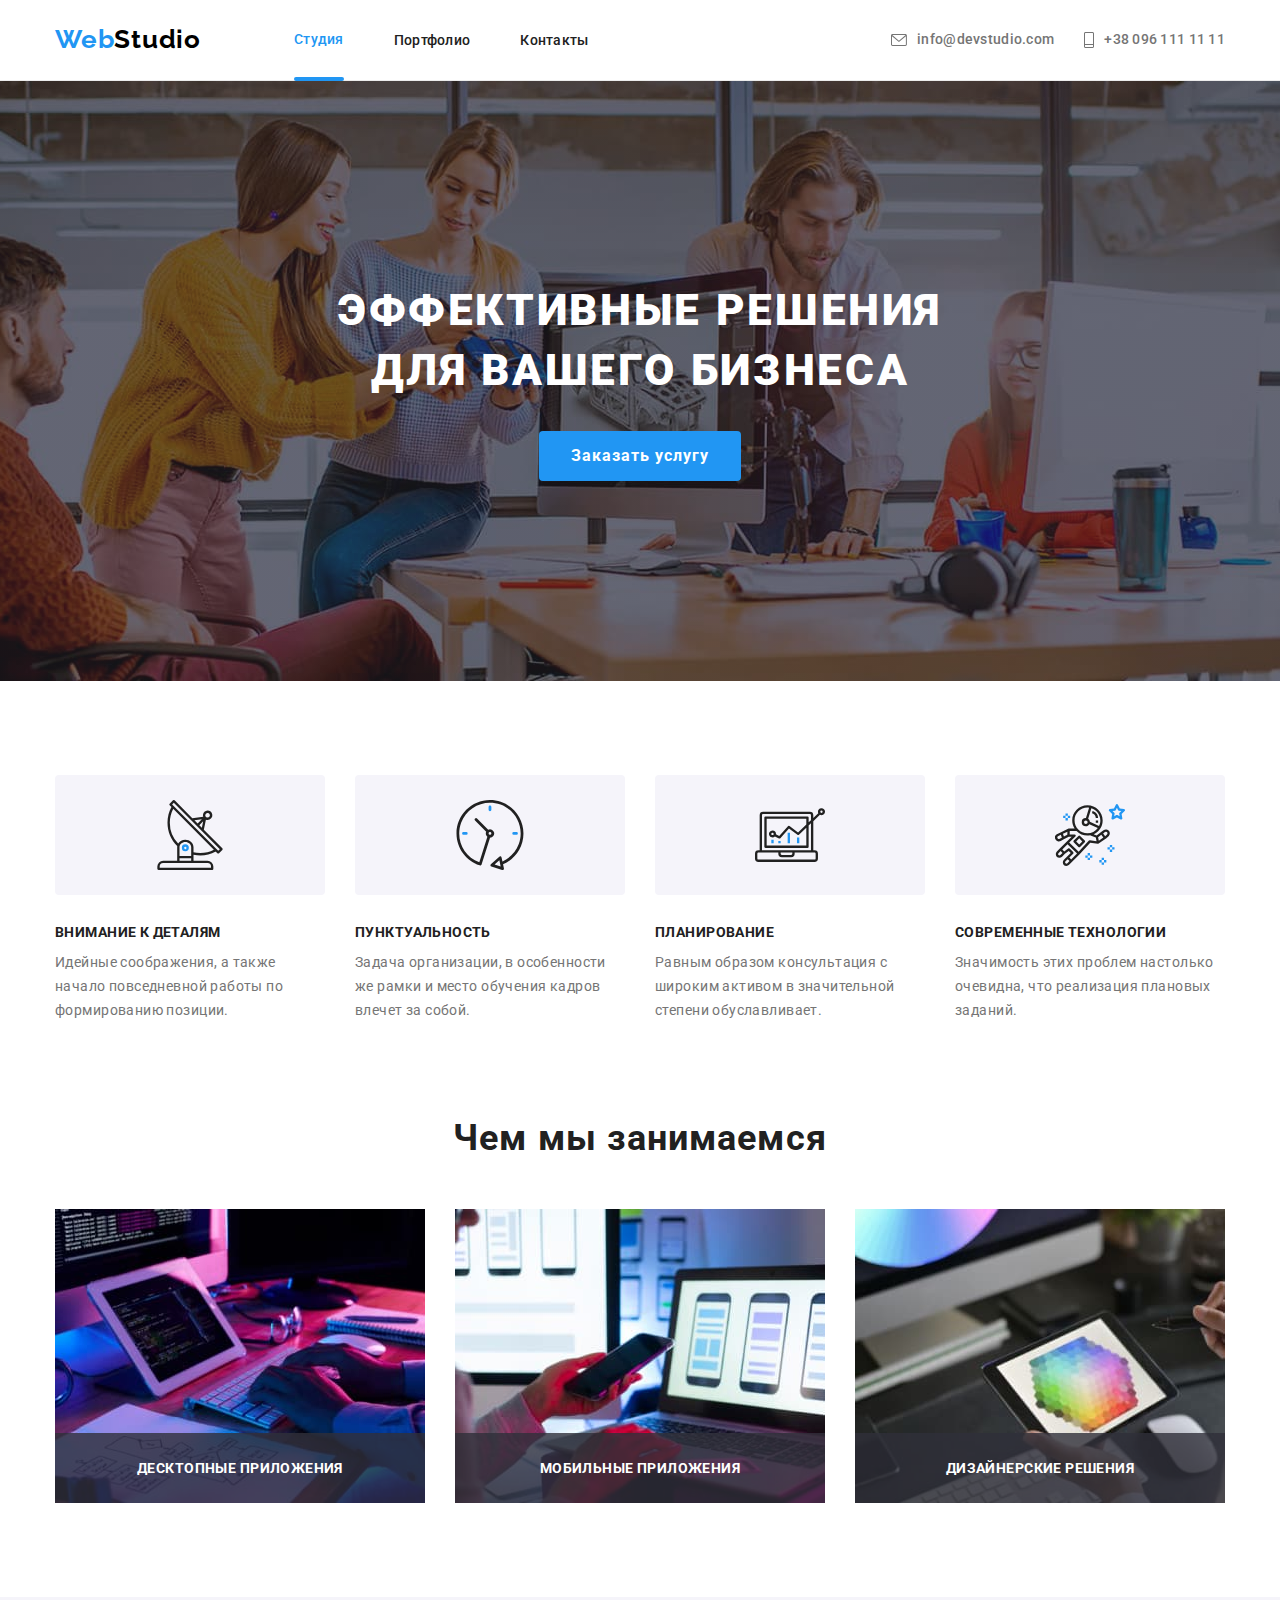
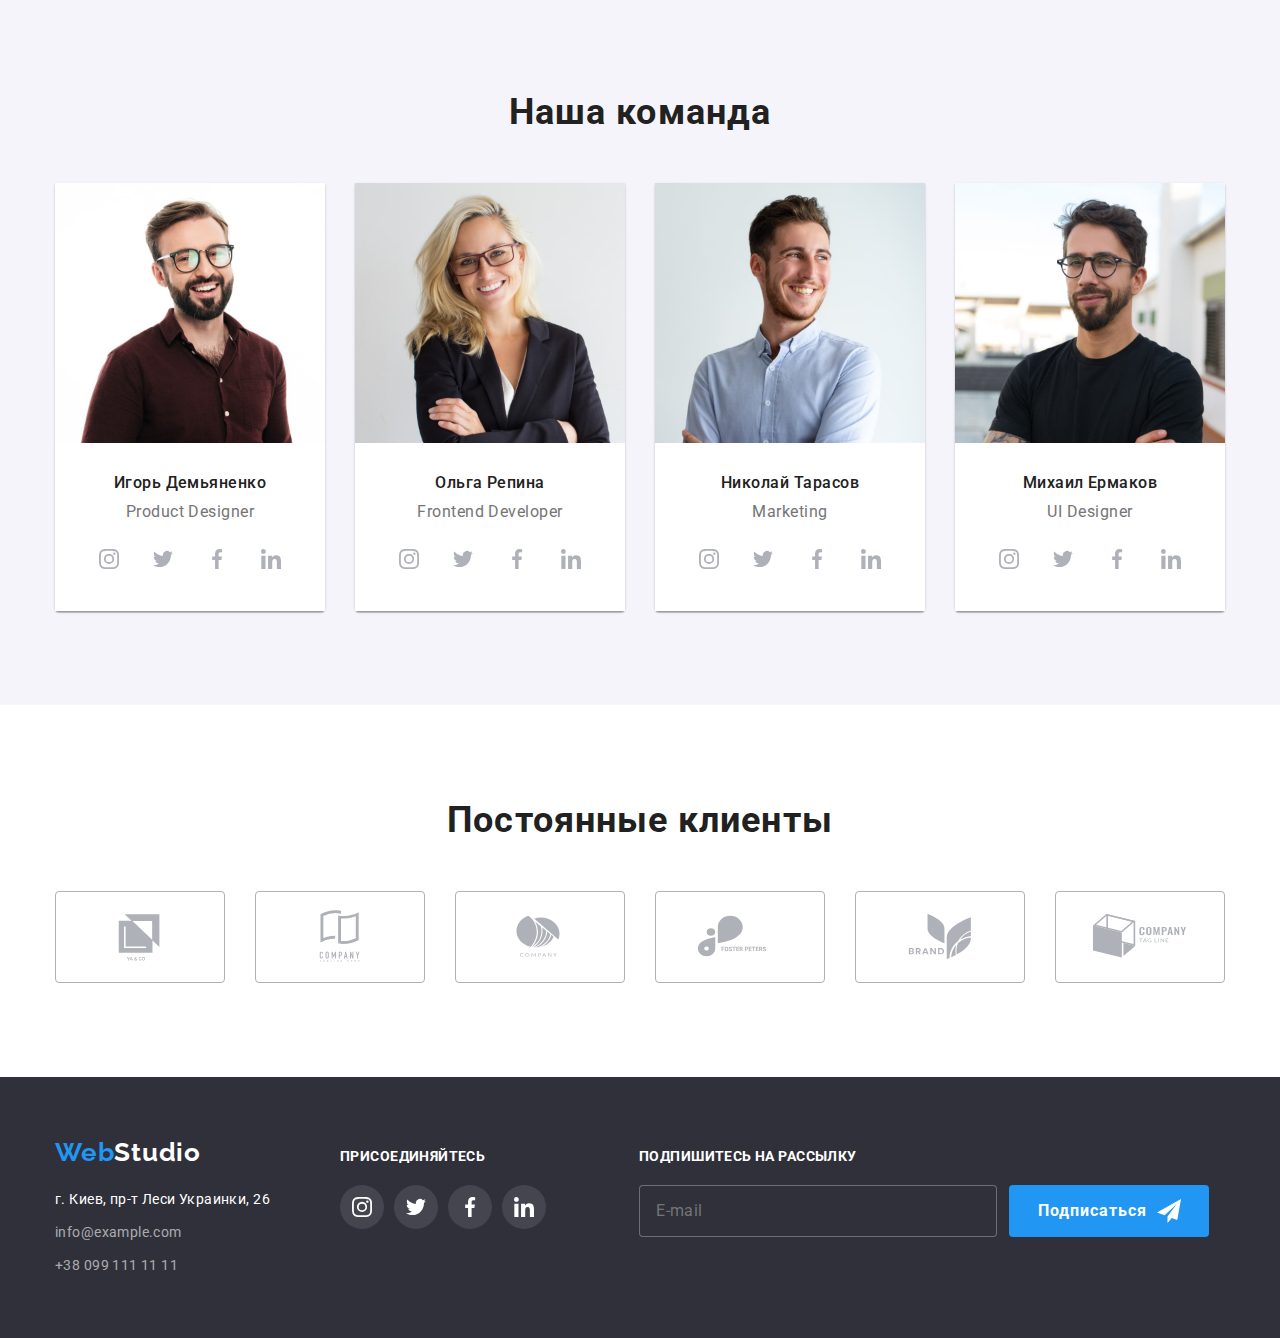
<file: index.html>
<!DOCTYPE html>
<html lang="ru">
  <head>
    <meta charset="UTF-8" />
    <meta http-equiv="X-UA-Compatible" content="IE=edge" />
    <meta name="viewport" content="width=device-width, initial-scale=1.0" />
    <title>Web Studio</title>
    <link rel="preconnect" href="https://fonts.gstatic.com" />
    <link
      href="https://fonts.googleapis.com/css2?family=Raleway:wght@700&family=Roboto:wght@400;500;700;900&display=swap"
      rel="stylesheet"
    />
    <link rel="stylesheet" href="https://cdnjs.cloudflare.com/ajax/libs/modern-normalize/1.0.0/modern-normalize.css" />
    <link rel="stylesheet" href="./css/styles.css" />
  </head>
  <body>
    <header class="page-header">
      <div class="container flex-center">
        <nav class="main-nav">
          <a class="logo" href="index.html"><span class="logo-blue">Web</span>Studio</a>
          <ul class="site-nav list">
            <li class="item"><a href="index.html" class="link current">Студия</a></li>
            <li class="item"><a href="portfolio.html" class="link">Портфолио</a></li>
            <li class="item"><a href="" class="link">Контакты</a></li>
          </ul>
        </nav>
        <ul class="site-contact list">
          <li class="item">
            <a href="mailto:info@devstudio.com" class="link">
              <svg class="icon-header" width="16px" height="12px">
                <use href="./images/symbol-defs.svg#icon-envelope"></use>
              </svg>
              info@devstudio.com
            </a>
          </li>
          <li class="item">
            <a href="tel:+380961111111" class="link">
              <svg class="icon-header" width="10px" height="16px">
                <use href="./images/symbol-defs.svg#icon-phone"></use>
              </svg>
              +38 096 111 11 11
            </a>
          </li>
        </ul>
      </div>
    </header>
    <main>
      <section class="page-hero">
        <h1 class="title">Эффективные решения для вашего бизнеса</h1>
        <button type="button" class="button" data-modal-open>Заказать услугу</button>
      </section>
      <section class="section">
        <div class="container">
          <h2 class="visually-hidden">Особенности</h2>
          <ul class="list feature-list">
            <li class="item">
              <div class="shell-features">
                <svg width="70px" height="70px">
                  <use href="./images/symbol-defs.svg#icon-features-1"></use>
                </svg>
              </div>
              <h3 class="feature-title title">Внимание к деталям</h3>
              <p class="feature-text">Идейные соображения, а также начало повседневной работы по формированию позиции.</p>
            </li>
            <li class="item">
              <div class="shell-features">
                <svg width="70px" height="70px">
                  <use href="./images/symbol-defs.svg#icon-features-2"></use>
                </svg>
              </div>
              <h3 class="feature-title title">Пунктуальность</h3>
              <p class="feature-text">Задача организации, в особенности же рамки и место обучения кадров влечет за собой.</p>
            </li>
            <li class="item">
              <div class="shell-features">
                <svg width="70px" height="70px">
                  <use href="./images/symbol-defs.svg#icon-features-3"></use>
                </svg>
              </div>
              <h3 class="feature-title title">Планирование</h3>
              <p class="feature-text">Равным образом консультация с широким активом в значительной степени обуславливает.</p>
            </li>
            <li class="item">
              <div class="shell-features">
                <svg width="70px" height="70px">
                  <use href="./images/symbol-defs.svg#icon-features-4"></use>
                </svg>
              </div>
              <h3 class="feature-title title">Современные технологии</h3>
              <p class="feature-text">Значимость этих проблем настолько очевидна, что реализация плановых заданий.</p>
            </li>
          </ul>
        </div>
      </section>
      <section class="work">
        <div class="container">
          <h2 class="work-title title">Чем мы занимаемся</h2>
          <ul class="work-list list">
            <li class="item">
              <div class="work-cart">
                <img class="img" src="./images/img1.jpg" alt="Десктопные приложения" width="370" height="294" />
                <h3 class="work-item-title">Десктопные приложения</h3>
              </div>
            </li>
            <li class="item">
              <div class="work-cart">
                <img class="img" src="./images/img2.jpg" alt="Мобильные приложения" width="370" height="294" />
                <h3 class="work-item-title">Мобильные приложения</h3>
              </div>
            </li>
            <li class="item">
              <div class="work-cart">
                <img class="img" src="./images/img3.jpg" alt="Дизайнерские решения" width="370" height="294" />
                <h3 class="work-item-title">Дизайнерские решения</h3>
              </div>
            </li>
          </ul>
        </div>
      </section>
      <section class="section team">
        <div class="container">
          <h2 class="title team-title">Наша команда</h2>
          <ul class="list team-list">
            <li class="team-сard">
              <img class="img" src="./images/igor_demianenko.jpg" alt="Игорь Демьяненко" width="270" height="260" />
              <div class="lower-card">
                <h3 class="title team-card-title">Игорь Демьяненко</h3>
                <p class="team-card-text" lang="en">Product Designer</p>
                <ul class="list team-contact">
                  <li class="item">
                    <a href="" class="team-contact-link" target="_blank" rel="noopener noreferrer">
                      <svg class="icon-contact" width="20px" height="20px">
                        <use href="./images/symbol-defs.svg#icon-instagram"></use>
                      </svg>
                    </a>
                  </li>
                  <li class="item">
                    <a href="" class="team-contact-link" target="_blank" rel="noopener noreferrer">
                      <svg class="icon-contact" width="20px" height="20px">
                        <use href="./images/symbol-defs.svg#icon-twitter"></use>
                      </svg>
                    </a>
                  </li>
                  <li class="item">
                    <a href="" class="team-contact-link" target="_blank" rel="noopener noreferrer">
                      <svg class="icon-contact" width="20px" height="20px">
                        <use href="./images/symbol-defs.svg#icon-facebook"></use>
                      </svg>
                    </a>
                  </li>
                  <li class="item">
                    <a href="" class="team-contact-link" target="_blank" rel="noopener noreferrer"
                      ><svg class="icon-contact" width="20px" height="20px">
                        <use href="./images/symbol-defs.svg#icon-linkedin"></use>
                      </svg>
                    </a>
                  </li>
                </ul>
              </div>
            </li>
            <li class="team-сard">
              <img class="img" src="./images/olga_repina.jpg" alt="Ольга Репина" width="270" height="260" />
              <div class="lower-card">
                <h3 class="team-card-title title">Ольга Репина</h3>
                <p class="team-card-text" lang="en">Frontend Developer</p>
                <ul class="list team-contact">
                  <li class="item">
                    <a href="" class="team-contact-link" target="_blank" rel="noopener noreferrer">
                      <svg class="icon-contact" width="20px" height="20px">
                        <use href="./images/symbol-defs.svg#icon-instagram"></use>
                      </svg>
                    </a>
                  </li>
                  <li class="item">
                    <a href="" class="team-contact-link" target="_blank" rel="noopener noreferrer">
                      <svg class="icon-contact" width="20px" height="20px">
                        <use href="./images/symbol-defs.svg#icon-twitter"></use>
                      </svg>
                    </a>
                  </li>
                  <li class="item">
                    <a href="" class="team-contact-link" target="_blank" rel="noopener noreferrer">
                      <svg class="icon-contact" width="20px" height="20px">
                        <use href="./images/symbol-defs.svg#icon-facebook"></use>
                      </svg>
                    </a>
                  </li>
                  <li class="item">
                    <a href="" class="team-contact-link" target="_blank" rel="noopener noreferrer">
                      <svg class="icon-contact" width="20px" height="20px">
                        <use href="./images/symbol-defs.svg#icon-linkedin"></use>
                      </svg>
                    </a>
                  </li>
                </ul>
              </div>
            </li>
            <li class="team-сard">
              <img class="img" src="./images/nikolaj_tarasov.jpg" alt="Николай Тарасов" width="270" height="260" />
              <div class="lower-card">
                <h3 class="team-card-title title">Николай Тарасов</h3>
                <p class="team-card-text" lang="en">Marketing</p>
                <ul class="list team-contact">
                  <li class="item">
                    <a href="" class="team-contact-link" target="_blank" rel="noopener noreferrer">
                      <svg class="icon-contact" width="20px" height="20px">
                        <use href="./images/symbol-defs.svg#icon-instagram"></use>
                      </svg>
                    </a>
                  </li>
                  <li class="item">
                    <a href="" class="team-contact-link" target="_blank" rel="noopener noreferrer">
                      <svg class="icon-contact" width="20px" height="20px">
                        <use href="./images/symbol-defs.svg#icon-twitter"></use>
                      </svg>
                    </a>
                  </li>
                  <li class="item">
                    <a href="" class="team-contact-link" target="_blank" rel="noopener noreferrer">
                      <svg class="icon-contact" width="20px" height="20px">
                        <use href="./images/symbol-defs.svg#icon-facebook"></use>
                      </svg>
                    </a>
                  </li>
                  <li class="item">
                    <a href="" class="team-contact-link" target="_blank" rel="noopener noreferrer">
                      <svg class="icon-contact" width="20px" height="20px">
                        <use href="./images/symbol-defs.svg#icon-linkedin"></use>
                      </svg>
                    </a>
                  </li>
                </ul>
              </div>
            </li>
            <li class="team-сard">
              <img class="img" src="./images/michail_jermakov.jpg" alt="Михаил Ермаков" width="270" height="260" />
              <div class="lower-card">
                <h3 class="team-card-title title">Михаил Ермаков</h3>
                <p class="team-card-text" lang="en">UI Designer</p>
                <ul class="list team-contact">
                  <li class="item">
                    <a href="" class="team-contact-link" target="_blank" rel="noopener noreferrer">
                      <svg class="icon-contact" width="20px" height="20px">
                        <use href="./images/symbol-defs.svg#icon-instagram"></use>
                      </svg>
                    </a>
                  </li>
                  <li class="item">
                    <a href="" class="team-contact-link" target="_blank" rel="noopener noreferrer">
                      <svg class="icon-contact" width="20px" height="20px">
                        <use href="./images/symbol-defs.svg#icon-twitter"></use>
                      </svg>
                    </a>
                  </li>
                  <li class="item">
                    <a href="" class="team-contact-link" target="_blank" rel="noopener noreferrer">
                      <svg class="icon-contact" width="20px" height="20px">
                        <use href="./images/symbol-defs.svg#icon-facebook"></use>
                      </svg>
                    </a>
                  </li>
                  <li class="item">
                    <a href="" class="team-contact-link" target="_blank" rel="noopener noreferrer">
                      <svg class="icon-contact" width="20px" height="20px">
                        <use href="./images/symbol-defs.svg#icon-linkedin"></use>
                      </svg>
                    </a>
                  </li>
                </ul>
              </div>
            </li>
          </ul>
        </div>
      </section>
      <section class="section clients">
        <div class="container">
          <h2 class="work-title title">Постоянные клиенты</h2>
          <ul class="list clients-list">
            <li class="item">
              <a href="" class="link-clients" target="_blank" rel="noopener noreferrer">
                <svg class="icon-clients" width="106px" height="60px">
                  <use href="./images/symbol-defs.svg#icon-logo-1"></use>
                </svg>
              </a>
            </li>
            <li class="item">
              <a href="" class="link-clients" target="_blank" rel="noopener noreferrer">
                <svg class="icon-clients" width="106px" height="60px">
                  <use href="./images/symbol-defs.svg#icon-logo-2"></use>
                </svg>
              </a>
            </li>
            <li class="item">
              <a href="" class="link-clients" target="_blank" rel="noopener noreferrer">
                <svg class="icon-clients" width="106px" height="60px">
                  <use href="./images/symbol-defs.svg#icon-logo-3"></use>
                </svg>
              </a>
            </li>
            <li class="item">
              <a href="" class="link-clients" target="_blank" rel="noopener noreferrer">
                <svg class="icon-clients" width="106px" height="60px">
                  <use href="./images/symbol-defs.svg#icon-logo-4"></use>
                </svg>
              </a>
            </li>
            <li class="item">
              <a href="" class="link-clients" target="_blank" rel="noopener noreferrer">
                <svg class="icon-clients" width="106px" height="60px">
                  <use href="./images/symbol-defs.svg#icon-logo-5"></use>
                </svg>
              </a>
            </li>
            <li class="item">
              <a href="" class="link-clients" target="_blank" rel="noopener noreferrer">
                <svg class="icon-clients" width="106px" height="60px">
                  <use href="./images/symbol-defs.svg#icon-logo-6"></use>
                </svg>
              </a>
            </li>
          </ul>
        </div>
      </section>
    </main>
    <footer class="footer">
      <div class="container">
        <div class="address">
          <a href="index.html" class="logo inverse"><span class="logo-blue">Web</span>Studio</a>
          <address>
            <p class="footer-address text">г. Киев, пр-т Леси Украинки, 26</p>
            <ul class="footer-list list">
              <li class="item"><a href="mailto:info@example.com" class="link">info@example.com</a></li>
              <li class="item"><a href="tel:+380991111111" class="link">+38 099 111 11 11</a></li>
            </ul>
          </address>
        </div>
        <div class="join">
          <p class="footer-title">присоединяйтесь</p>
          <ul class="list join-list">
            <li class="item">
              <a href="" class="link-join" target="_blank" rel="noopener noreferrer">
                <svg class="icon-contact" width="20px" height="20px">
                  <use href="./images/symbol-defs.svg#icon-instagram"></use>
                </svg>
              </a>
            </li>
            <li class="item">
              <a href="" class="link-join" target="_blank" rel="noopener noreferrer">
                <svg class="icon-contact" width="20px" height="20px">
                  <use href="./images/symbol-defs.svg#icon-twitter"></use>
                </svg>
              </a>
            </li>
            <li class="item">
              <a href="" class="link-join" target="_blank" rel="noopener noreferrer">
                <svg class="icon-contact" width="20px" height="20px">
                  <use href="./images/symbol-defs.svg#icon-facebook"></use>
                </svg>
              </a>
            </li>
            <li class="item">
              <a href="" class="link-join" target="_blank" rel="noopener noreferrer"
                ><svg class="icon-contact" width="20px" height="20px">
                  <use href="./images/symbol-defs.svg#icon-linkedin"></use>
                </svg>
              </a>
            </li>
          </ul>
        </div>
        <div class="subscribe">
          <label for="label-subscribe" class="footer-title">Подпишитесь на рассылку</label>
          <div class="input-subscribe">
            <input type="email" name="email" id="label-subscribe" class="input-email" placeholder="E-mail" />
            <button type="submit" class="button">
              Подписаться
              <svg class="icon-subscribe" width="24px" height="24px">
                <use href="./images/symbol-defs.svg#icon-icon-send"></use>
              </svg>
            </button>
          </div>
        </div>
      </div>
    </footer>
    <div class="backdrop is-hidden" data-modal>
      <div class="modal">
        <button class="button-modal" data-modal-close>
          <svg class="icon-close" width="18px" height="18px">
            <use href="./images/symbol-defs.svg#icon-close"></use>
          </svg>
        </button>
        <b class="title title-modal">Оставьте свои данные, мы вам перезвоним</b>
        <form class="form" autocomplete="off">
          <label for="username" class="modal-label"> Имя </label>
          <div class="conteiner-modal">
            <input type="text" name="username" id="username" class="modal-input" />
            <svg class="icon-modal" width="18px" height="18px">
              <use href="./images/symbol-defs.svg#icon-person"></use>
            </svg>
          </div>
          <label for="phone" class="modal-label"> Телефон </label>
          <div class="conteiner-modal">
            <input type="tel" name="phone" id="phone" class="modal-input" />
            <svg class="icon-modal" width="18px" height="18px">
              <use href="./images/symbol-defs.svg#icon-handset"></use>
            </svg>
          </div>
          <label for="email" class="modal-label"> Почта </label>
          <div class="conteiner-modal">
            <input type="email" name="email" id="email" class="modal-input" />
            <svg class="icon-modal" width="18px" height="18px">
              <use href="./images/symbol-defs.svg#icon-email"></use>
            </svg>
          </div>
          <label for="comment" class="modal-label"> Комментарий </label>
          <textarea name="comment" id="comment" placeholder="Введите текст"></textarea>

          <div class="box-privacy">
            <input type="checkbox" name="checkbox-privacy" id="privacy" class="input-checkbox visually-hidden" />
            <label for="privacy" class="privacy-label"
              >Соглашаюсь с рассылкой и принимаю
              <a href="" class="privacy-link">Условия договора</a>
            </label>
          </div>

          <div class="box-button">
            <button type="submit" class="button button-submit-modal">Отправить</button>
          </div>
        </form>
      </div>
    </div>
    <script src="./js/modal.js"></script>
  </body>
</html>
</file>
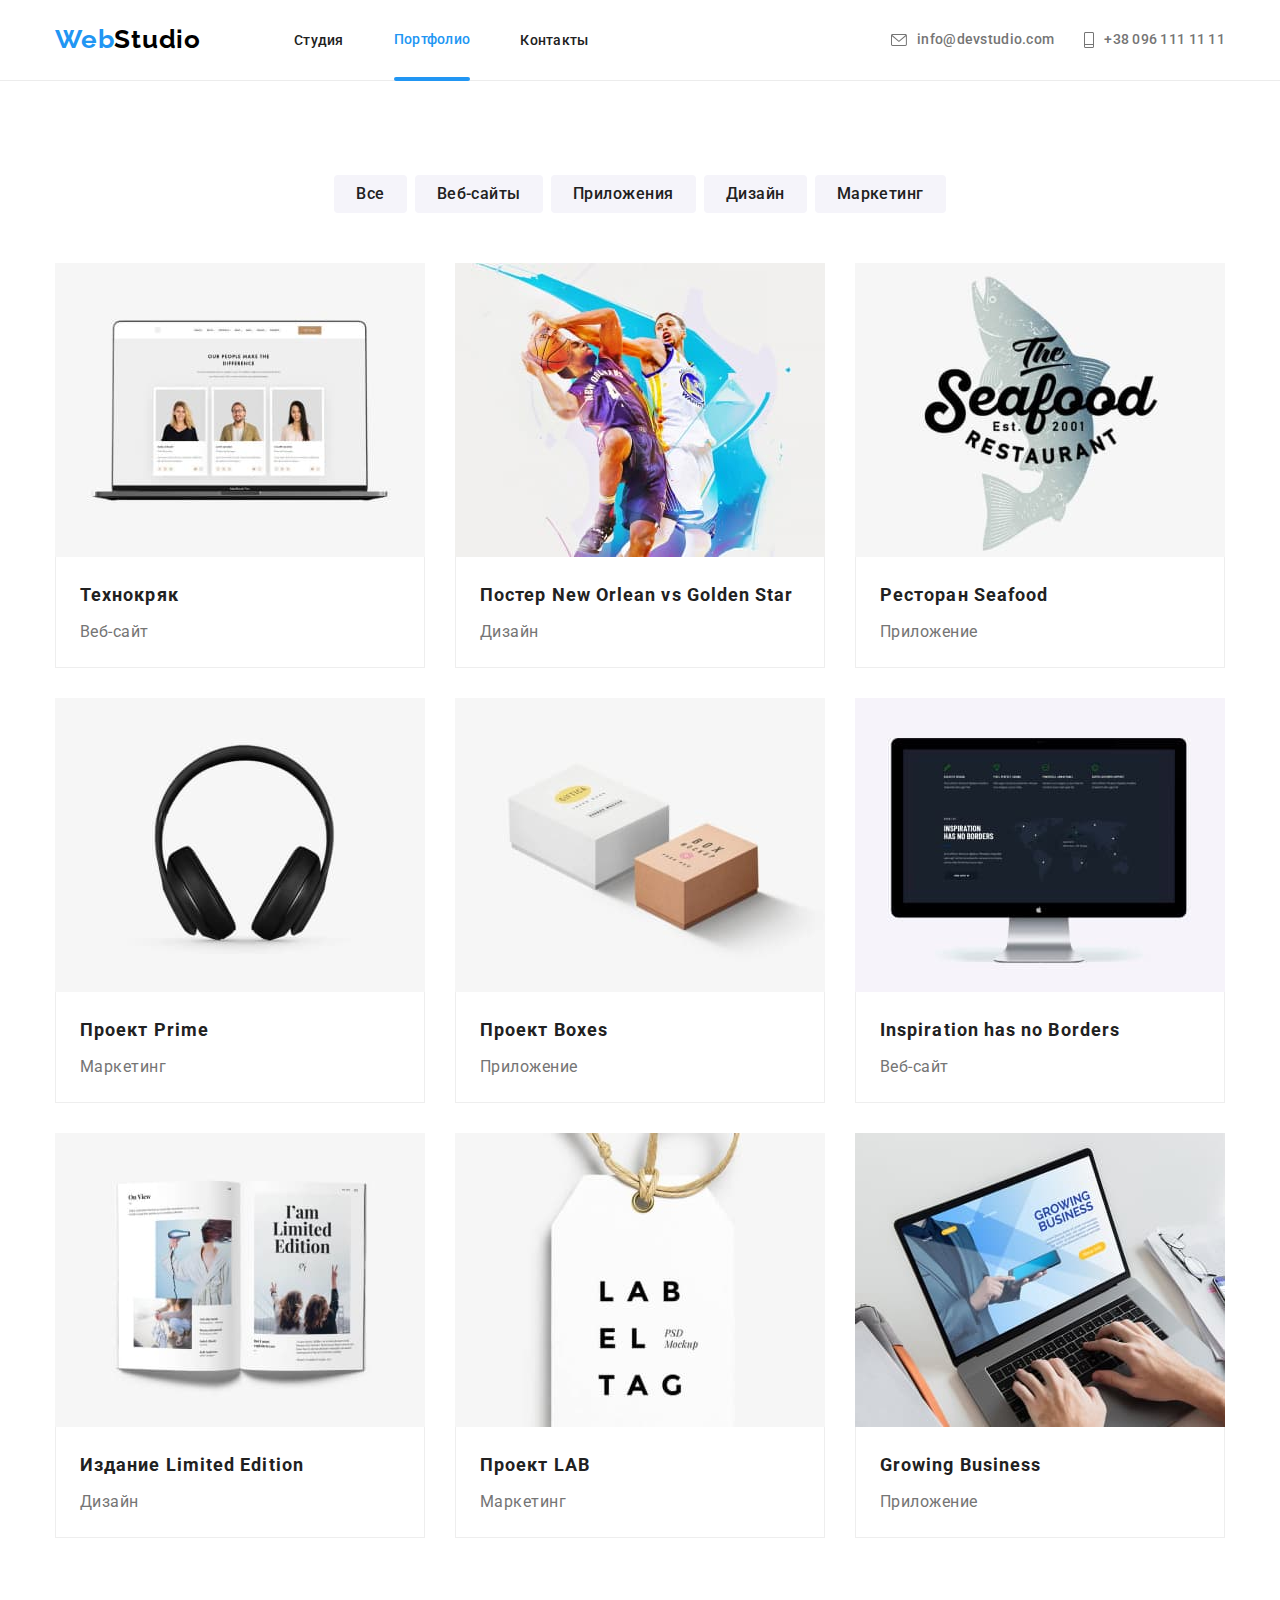
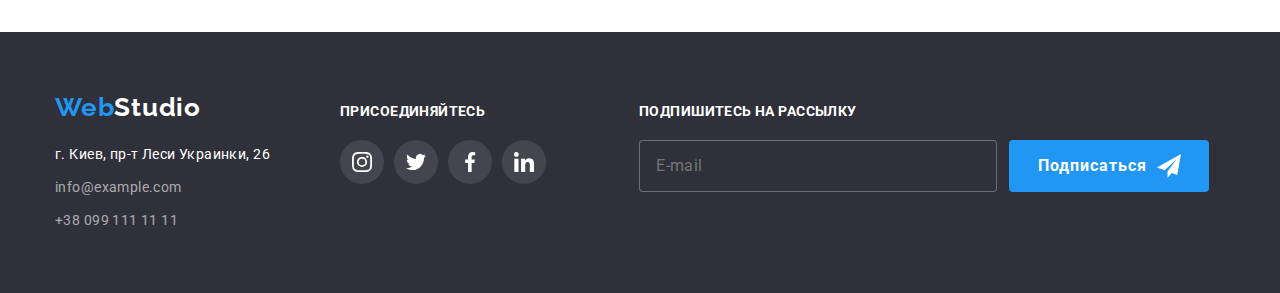
<file: portfolio.html>
<!DOCTYPE html>
<html lang="ru">
  <head>
    <meta charset="UTF-8" />
    <meta http-equiv="X-UA-Compatible" content="IE=edge" />
    <meta name="viewport" content="width=device-width, initial-scale=1.0" />
    <title>Портфолио</title>
    <link rel="preconnect" href="https://fonts.gstatic.com" />
    <link
      href="https://fonts.googleapis.com/css2?family=Raleway:wght@700&family=Roboto:wght@400;500;700;900&display=swap"
      rel="stylesheet"
    />
    <link rel="stylesheet" href="https://cdnjs.cloudflare.com/ajax/libs/modern-normalize/1.0.0/modern-normalize.css" />
    <link rel="stylesheet" href="./css/styles.css" />
  </head>
  <body>
    <header class="page-header">
      <div class="container flex-center">
        <nav class="main-nav">
          <a class="logo" href="index.html"><span class="logo-blue">Web</span>Studio</a>
          <ul class="site-nav list">
            <li class="item"><a href="index.html" class="link">Студия</a></li>
            <li class="item"><a href="portfolio.html" class="link current">Портфолио</a></li>
            <li class="item"><a href="" class="link">Контакты</a></li>
          </ul>
        </nav>
        <ul class="site-contact list">
          <li class="item">
            <a href="mailto:info@devstudio.com" class="link">
              <svg class="icon-header" width="16px" height="12px">
                <use href="./images/symbol-defs.svg#icon-envelope"></use>
              </svg>
              info@devstudio.com
            </a>
          </li>
          <li class="item">
            <a href="tel:+380961111111" class="link">
              <svg class="icon-header" width="10px" height="16px">
                <use href="./images/symbol-defs.svg#icon-phone"></use>
              </svg>
              +38 096 111 11 11
            </a>
          </li>
        </ul>
      </div>
    </header>
    <main>
      <section class="section">
        <div class="container">
          <h1 class="visually-hidden">Портфолио</h1>
          <ul class="portfolio-filter list">
            <li class="item"><button type="button" class="button">Все</button></li>
            <li class="item"><button type="button" class="button">Веб-сайты</button></li>
            <li class="item"><button type="button" class="button">Приложения</button></li>
            <li class="item"><button type="button" class="button">Дизайн</button></li>
            <li class="item"><button type="button" class="button">Маркетинг</button></li>
          </ul>
          <ul class="portfolio-list list">
            <li class="portfolio-card">
              <a href="" class="link link-portfolio" target="_blank" rel="noopener noreferrer">
                <div class="portfolio-upper-card">
                  <img
                    class="img"
                    src="./images/technokriak.jpg"
                    width="370"
                    height="294"
                    alt="Ноутбук с изображением веб-сайт"
                  />
                  <p class="description-card">
                    Технокряк это современная площадка распространения коронавируса. Компании используют эту платформу для
                    цифрового шпионажа и атак на защищённые сервера конкурентов.
                  </p>
                </div>
                <div class="portfolio-lower-card">
                  <h2 class="portfolio-card-title title">Технокряк</h2>
                  <p class="portfolio-card-text">Веб-сайт</p>
                </div></a
              >
            </li>
            <li class="portfolio-card">
              <a href="" class="link link-portfolio" target="_blank" rel="noopener noreferrer">
                <div class="portfolio-upper-card">
                  <img
                    class="img"
                    src="./images/new_orlean_vs_golden_star.jpg"
                    width="370"
                    height="294"
                    alt="Два баскетболиста с мячом"
                  />
                  <p class="description-card">
                    Технокряк это современная площадка распространения коронавируса. Компании используют эту платформу для
                    цифрового шпионажа и атак на защищённые сервера конкурентов.
                  </p>
                </div>
                <div class="portfolio-lower-card">
                  <h2 class="portfolio-card-title title">Постер <span lang="en">New Orlean vs Golden Star</span></h2>
                  <p class="portfolio-card-text">Дизайн</p>
                </div></a
              >
            </li>
            <li class="portfolio-card">
              <a href="" class="link link-portfolio" target="_blank" rel="noopener noreferrer">
                <div class="portfolio-upper-card">
                  <img
                    class="img"
                    src="./images/seafood.jpg"
                    width="370"
                    height="294"
                    alt="Рыба серого цвета с надписью сифут рестарант"
                  />
                  <p class="description-card">
                    Технокряк это современная площадка распространения коронавируса. Компании используют эту платформу для
                    цифрового шпионажа и атак на защищённые сервера конкурентов.
                  </p>
                </div>
                <div class="portfolio-lower-card">
                  <h2 class="portfolio-card-title title">Ресторан <span lang="en">Seafood</span></h2>
                  <p class="portfolio-card-text">Приложение</p>
                </div></a
              >
            </li>
            <li class="portfolio-card">
              <a href="" class="link link-portfolio" target="_blank" rel="noopener noreferrer">
                <div class="portfolio-upper-card">
                  <img class="img" src="./images/prime.jpg" width="370" height="294" alt="Наушники чёрного цвета" />
                  <p class="description-card">
                    Технокряк это современная площадка распространения коронавируса. Компании используют эту платформу для
                    цифрового шпионажа и атак на защищённые сервера конкурентов.
                  </p>
                </div>
                <div class="portfolio-lower-card">
                  <h2 class="portfolio-card-title title">Проект <span lang="en">Prime</span></h2>
                  <p class="portfolio-card-text">Маркетинг</p>
                </div>
              </a>
            </li>
            <li class="portfolio-card">
              <a href="" class="link link-portfolio" target="_blank" rel="noopener noreferrer">
                <div class="portfolio-upper-card">
                  <img
                    class="img"
                    src="./images/boxes.jpg"
                    width="370"
                    height="294"
                    alt="Две коробки: одна белая, другая коричневая"
                  />
                  <p class="description-card">
                    Технокряк это современная площадка распространения коронавируса. Компании используют эту платформу для
                    цифрового шпионажа и атак на защищённые сервера конкурентов.
                  </p>
                </div>
                <div class="portfolio-lower-card">
                  <h2 class="portfolio-card-title title">Проект <span lang="en">Boxes</span></h2>
                  <p class="portfolio-card-text">Приложение</p>
                </div>
              </a>
            </li>
            <li class="portfolio-card">
              <a href="" class="link link-portfolio" target="_blank" rel="noopener noreferrer">
                <div class="portfolio-upper-card">
                  <img
                    class="img"
                    src="./images/ispiration_has_no_borders.jpg"
                    width="370"
                    height="294"
                    alt="Монитор с изображением веб-сайта"
                  />
                  <p class="description-card">
                    Технокряк это современная площадка распространения коронавируса. Компании используют эту платформу для
                    цифрового шпионажа и атак на защищённые сервера конкурентов.
                  </p>
                </div>
                <div class="portfolio-lower-card">
                  <h2 class="portfolio-card-title title" lang="en">Inspiration has no Borders</h2>
                  <p class="portfolio-card-text">Веб-сайт</p>
                </div>
              </a>
            </li>

            <li class="portfolio-card">
              <a href="" class="link link-portfolio" target="_blank" rel="noopener noreferrer">
                <div class="portfolio-upper-card">
                  <img class="img" src="./images/limited_edition.jpg" width="370" height="294" alt="Открытый журнал" />
                  <p class="description-card">
                    Технокряк это современная площадка распространения коронавируса. Компании используют эту платформу для
                    цифрового шпионажа и атак на защищённые сервера конкурентов.
                  </p>
                </div>
                <div class="portfolio-lower-card">
                  <h2 class="portfolio-card-title title">Издание <span lang="en">Limited Edition</span></h2>
                  <p class="portfolio-card-text">Дизайн</p>
                </div>
              </a>
            </li>
            <li class="portfolio-card">
              <a href="" class="link link-portfolio" target="_blank" rel="noopener noreferrer">
                <div class="portfolio-upper-card">
                  <img class="img" src="./images/lab.jpg" width="370" height="294" alt="Бирка с надписью лаб эл таг" />
                  <p class="description-card">
                    Технокряк это современная площадка распространения коронавируса. Компании используют эту платформу для
                    цифрового шпионажа и атак на защищённые сервера конкурентов.
                  </p>
                </div>
                <div class="portfolio-lower-card">
                  <h2 class="portfolio-card-title title">Проект <span lang="en">LAB</span></h2>
                  <p class="portfolio-card-text">Маркетинг</p>
                </div>
              </a>
            </li>
            <li class="portfolio-card">
              <a href="" class="link link-portfolio" target="_blank" rel="noopener noreferrer">
                <div class="portfolio-upper-card">
                  <img
                    class="img"
                    src="./images/growing_business.jpg"
                    width="370"
                    height="294"
                    alt="Человек работает за компьютером"
                  />
                  <p class="description-card">
                    Технокряк это современная площадка распространения коронавируса. Компании используют эту платформу для
                    цифрового шпионажа и атак на защищённые сервера конкурентов.
                  </p>
                </div>
                <div class="portfolio-lower-card">
                  <h2 class="portfolio-card-title title" lang="en">Growing Business</h2>
                  <p class="portfolio-card-text">Приложение</p>
                </div>
              </a>
            </li>
          </ul>
        </div>
      </section>
    </main>
    <footer class="footer">
      <div class="container">
        <div class="address">
          <a href="index.html" class="logo inverse"><span class="logo-blue">Web</span>Studio</a>
          <address>
            <p class="footer-address text">г. Киев, пр-т Леси Украинки, 26</p>
            <ul class="footer-list list">
              <li class="item"><a href="mailto:info@example.com" class="link">info@example.com</a></li>
              <li class="item"><a href="tel:+380991111111" class="link">+38 099 111 11 11</a></li>
            </ul>
          </address>
        </div>
        <div class="join">
          <p class="footer-title">присоединяйтесь</p>
          <ul class="list join-list">
            <li class="item">
              <a href="" class="link-join" target="_blank" rel="noopener noreferrer">
                <svg class="icon-contact" width="20px" height="20px">
                  <use href="./images/symbol-defs.svg#icon-instagram"></use>
                </svg>
              </a>
            </li>
            <li class="item">
              <a href="" class="link-join" target="_blank" rel="noopener noreferrer">
                <svg class="icon-contact" width="20px" height="20px">
                  <use href="./images/symbol-defs.svg#icon-twitter"></use>
                </svg>
              </a>
            </li>
            <li class="item">
              <a href="" class="link-join" target="_blank" rel="noopener noreferrer">
                <svg class="icon-contact" width="20px" height="20px">
                  <use href="./images/symbol-defs.svg#icon-facebook"></use>
                </svg>
              </a>
            </li>
            <li class="item">
              <a href="" class="link-join" target="_blank" rel="noopener noreferrer"
                ><svg class="icon-contact" width="20px" height="20px">
                  <use href="./images/symbol-defs.svg#icon-linkedin"></use>
                </svg>
              </a>
            </li>
          </ul>
        </div>
        <div class="subscribe">
          <label for="label-subscribe" class="footer-title">Подпишитесь на рассылку</label>
          <div class="input-subscribe">
            <input type="email" name="subscribe" id="label-subscribe" class="input-email" placeholder="E-mail" />
            <button type="submit" class="button">
              Подписаться
              <svg class="icon-subscribe" width="24px" height="24px">
                <use href="./images/symbol-defs.svg#icon-icon-send"></use>
              </svg>
            </button>
          </div>
        </div>
      </div>
    </footer>
  </body>
</html>
</file>
<file: css/styles.css>
/* Основные цвета текста и фона */

:root {
  --primary-text-color: #757575;
  --title-text-color: #212121;
  --accent-color: #2196f3;
  --footer-link-color: rgba(255, 255, 255, 0.6);
  --black-color: #000;
  --border-color: #eee;
  --header-border-color: #ececec;

  --primary-background: #fff;
  --second-background: #f5f4fa;
  --hero-footer-background: #2f303a;
  --icon-color: #afb1b8;
  --footer-icon-color: rgba(255, 255, 255, 0.1);
  --work-cart-background: rgba(47, 48, 58, 0.8);
  --portfolio-card-background: rgba(33, 150, 243, 0.9);

  --section-padding: 94px;
  --title-margin: 50px;
  --element-padding: 30px;
  --logo-margin: 93px;
  --hero-padding: 200px;
  --header-padding: 32px;
  --header-logo-top-padding: 24px;
  --header-logo-bottom-padding: 25px;
  --feature-title-margin: 10px;
  --footer-padding: 60px;
  --footer-logo-margin: 20px;
  --footer-list-margin: 9px;
  --footer-container-margin: 70px;
  --button-margin: 8px;
  --portfolio-card-title-margin: 4px;
  --icon-margin: 16px;
  --portfolio-card-padding-top: 63px;
  --portfolio-card-padding-left: 24px;

  --transition-timing-function: cubic-bezier(0.4, 0, 0.2, 1);
}

/* Общие правила */

html {
  box-sizing: border-box;
}
*,
*::before,
*::after {
  box-sizing: inherit;
}

body {
  font-family: 'Roboto', sans-serif;
  color: var(--primary-text-color);
  background-color: var(--primary-background);
}

h1,
h2,
h3,
p,
ul,
li {
  margin: 0px;
}

.container {
  width: 1200px;
  padding-left: 15px;
  padding-right: 15px;

  margin-left: auto;
  margin-right: auto;
}

.section {
  padding-top: var(--section-padding);
  padding-bottom: var(--section-padding);
}

.logo {
  font-family: 'Raleway', sans-serif;
  font-weight: 700;
  font-size: 26px;
  line-height: 1.2;
  letter-spacing: 0.03em;
  text-decoration: none;

  color: var(--black-color);
}

.list {
  list-style: none;
  padding-left: 0;
  margin: 0;
}

.link {
  font-weight: 500;
  font-size: 14px;
  line-height: 1.14;
  letter-spacing: 0.02em;
  text-decoration: none;
}

.title {
  letter-spacing: 0.03em;

  color: var(--title-text-color);
}

.button {
  padding: 0px;
  border: none;
  border-radius: 4px;

  font-family: inherit;
  font-size: 16px;
  text-align: center;
  cursor: pointer;
}

.img {
  display: block;
  max-width: 100%;
  height: auto;
}

.visually-hidden {
  position: absolute !important;
  clip: rect(1px 1px 1px 1px);
  clip: rect(1px, 1px, 1px, 1px);
  padding: 0 !important;
  border: 0 !important;
  height: 1px !important;
  width: 1px !important;
  overflow: hidden;
}

/* Шапка страницы */

.page-header {
  border-bottom: 1px solid var(--header-border-color);

  background: var(--primary-background);
}

.flex-center {
  display: flex;
  align-items: center;
}

.main-nav {
  display: flex;
}

/* Логотип в хедере и футере*/

.page-header .logo {
  margin-right: var(--logo-margin);
  padding-top: var(--header-logo-top-padding);
  padding-bottom: var(--header-logo-top-padding);
}

.logo-blue {
  color: var(--accent-color);
}

/* Навигация в хедере */

.site-nav {
  display: flex;
  align-items: center;
}

.site-nav .item:not(:last-child) {
  margin-right: var(--title-margin);
}

.site-nav .link {
  padding-top: var(--header-padding);
  padding-bottom: var(--header-padding);

  color: var(--title-text-color);

  transition: color 250ms var(--transition-timing-function);
}

.site-nav .link:hover,
.site-nav .link:focus {
  color: var(--accent-color);
}
.link.current {
  position: relative;
  display: block;

  color: var(--accent-color);
}

.current::after {
  position: absolute;
  bottom: -1px;
  content: ' ';

  display: block;
  height: 4px;
  width: 100%;

  border-radius: 2px;

  background-color: var(--accent-color);
}

/* Контакты в хедере */

.site-contact {
  display: flex;
  margin-left: auto;
}

.site-contact .item:not(:last-child) {
  margin-right: var(--element-padding);
}

.site-contact .link {
  display: flex;
  align-items: center;

  padding-top: var(--header-padding);
  padding-bottom: var(--header-padding);

  color: var(--primary-text-color);

  transition: color 250ms var(--transition-timing-function);
}

.site-contact .link:hover,
.site-contact .link:focus {
  color: var(--accent-color);
}

.icon-header {
  margin-right: var(--feature-title-margin);

  fill: currentColor;
}

/* Секция Hero */

.page-hero {
  height: 600px;
  max-width: 1600px;
  margin-left: auto;
  margin-right: auto;
  padding-top: var(--hero-padding);
  padding-bottom: var(--hero-padding);

  background: var(--hero-footer-background);
  background-image: linear-gradient(to top, rgba(47, 48, 58, 0.4), rgba(47, 48, 58, 0.4)), url(../images/hero-img.jpg);
  background-repeat: no-repeat;
  background-position: center;
  background-size: cover;

  text-align: center;
}

.page-hero .title {
  max-width: 696px;
  margin-left: auto;
  margin-right: auto;
  margin-bottom: var(--element-padding);

  font-weight: 900;
  font-size: 44px;
  line-height: 1.36;
  text-align: center;
  letter-spacing: 0.06em;
  text-transform: uppercase;

  color: var(--primary-background);
}

.page-hero .button {
  padding: 10px 32px;

  font-weight: 700;
  line-height: 1.87;
  letter-spacing: 0.06em;

  color: var(--primary-background);
  background-color: var(--accent-color);
}

/* Секция особенности */

.shell-features {
  display: flex;
  justify-content: center;
  align-items: center;
  border-radius: 4px;

  width: 270px;
  height: 120px;
  margin-bottom: var(--element-padding);

  background-color: var(--second-background);
}

.feature-list {
  display: flex;
  flex-wrap: wrap;
  margin-left: calc(-1 * var(--element-padding));
  margin-top: calc(-1 * var(--element-padding));
}

.feature-list .item {
  margin-left: var(--element-padding);
  margin-top: var(--element-padding);
  flex-basis: calc((100% - 120px) / 4);
}

.feature-title {
  margin-bottom: var(--feature-title-margin);

  font-size: 14px;
  line-height: 1.14;
  text-transform: uppercase;
}

.feature-text {
  font-size: 14px;
  line-height: 1.71;
  letter-spacing: 0.03em;
}

/* Секция Чем мы занимаемся */

.work {
  padding-bottom: var(--section-padding);
}

.work-list {
  display: flex;
  flex-wrap: wrap;
  margin-left: calc(-1 * var(--element-padding));
  margin-top: calc(-1 * var(--element-padding));
}

.work-list .item {
  margin-left: var(--element-padding);
  margin-top: var(--element-padding);
  flex-basis: calc((100% - 90px) / 3);
}

.work-title {
  margin-bottom: var(--title-margin);

  font-size: 36px;
  line-height: 1.17;
  text-align: center;
}

.work-cart {
  position: relative;
}

.work-item-title {
  position: absolute;
  bottom: 0px;
  right: 0px;
  padding-top: 27px;
  padding-bottom: 27px;
  width: 370px;

  font-size: 14px;
  text-align: center;
  letter-spacing: 0.03em;
  text-transform: uppercase;

  color: var(--primary-background);
  background: var(--work-cart-background);
}
/* Cекция наша команда */

.team {
  background: var(--second-background);
}

.team-title {
  margin-bottom: var(--title-margin);

  font-size: 36px;
  line-height: 1.17;
  text-align: center;
}

.team-list {
  display: flex;
  flex-wrap: wrap;
  margin-left: calc(-1 * var(--element-padding));
  margin-top: calc(-1 * var(--element-padding));
}

.team-сard {
  margin-left: var(--element-padding);
  margin-top: var(--element-padding);
  flex-basis: calc((100% - 120px) / 4);

  border-bottom-left-radius: 4px;
  border-bottom-right-radius: 4px;
  box-shadow: 0px 1px 3px rgba(0, 0, 0, 0.12), 0px 1px 1px rgba(0, 0, 0, 0.14), 0px 2px 1px rgba(0, 0, 0, 0.2);

  text-align: center;
}

.lower-card {
  padding-top: var(--element-padding);
  padding-bottom: var(--element-padding);
  padding-left: var(--header-padding);
  padding-right: var(--header-padding);

  background: var(--primary-background);
}

.team-card-title {
  margin-bottom: var(--feature-title-margin);

  font-weight: 500;
  font-size: 16px;
  line-height: 1.19;
}

.team-card-text {
  margin-bottom: var(--icon-margin);

  font-size: 16px;
  line-height: 1.19;
  letter-spacing: 0.03em;
}

.team-contact {
  display: inline-flex;
}

.team-contact .item:not(:last-child) {
  margin-right: var(--feature-title-margin);
}

.team-contact-link {
  display: flex;
  justify-content: center;
  align-items: center;
  height: 44px;
  width: 44px;
  border: none;
  border-radius: 50%;

  color: var(--icon-color);

  transition: background-color 250ms var(--transition-timing-function), color 250ms var(--transition-timing-function);
}

.team-contact-link:hover,
.team-contact-link:focus {
  background-color: var(--accent-color);
  color: var(--primary-background);
}

.icon-contact {
  fill: currentColor;
}

/* Секция постоянные клиенты */

.clients-list {
  display: flex;
  flex-wrap: wrap;
  margin-left: calc(-1 * var(--element-padding));
  margin-top: calc(-1 * var(--element-padding));
}

.clients-list .item {
  margin-left: var(--element-padding);
  margin-top: var(--element-padding);
  flex-basis: calc((100% - 180px) / 6);
}

.link-clients {
  display: flex;
  justify-content: center;
  align-items: center;
  width: 170px;
  height: 92px;
  border: 1px solid var(--icon-color);
  border-radius: 4px;

  color: var(--icon-color);

  transition: color 250ms var(--transition-timing-function), border 250ms var(--transition-timing-function);
}

.link-clients:hover,
.link-clients:focus {
  border: 1px solid var(--accent-color);

  color: var(--accent-color);
}

.icon-clients {
  fill: currentColor;
}

/* Footer cтраницы */

.footer {
  padding-top: var(--footer-padding);
  padding-bottom: var(--footer-padding);

  background-color: var(--hero-footer-background);
}
.footer .container {
  display: flex;
  align-items: baseline;
}
.address {
  margin-right: var(--footer-container-margin);
}
.logo.inverse {
  display: block;
  margin-bottom: var(--footer-logo-margin);

  color: var(--primary-background);
}

.footer .text {
  color: var(--primary-background);
}

.footer-address {
  margin-bottom: var(--footer-list-margin);

  font-style: normal;
  font-weight: 400;
  font-size: 14px;
  line-height: 1.71;
  letter-spacing: 0.03em;
}

.footer-list .item:not(:last-child) {
  margin-bottom: var(--footer-list-margin);
}

.footer .link {
  font-style: normal;
  font-weight: 400;
  line-height: 1.71;
  letter-spacing: 0.03em;

  color: var(--footer-link-color);

  transition: color 250ms var(--transition-timing-function);
}

.footer .link:hover,
.footer .link:focus {
  color: var(--accent-color);
}

.footer .link:not(:last-child) {
  margin-bottom: var(--footer-list-margin);
}

.footer-title {
  margin-bottom: var(--footer-logo-margin);
  font-weight: 700;
  font-size: 14px;
  line-height: 1.14;
  letter-spacing: 0.03em;
  text-transform: uppercase;

  color: var(--primary-background);
}

.join-list {
  display: flex;
}

.join .item {
  padding: 0px;
}

.join .item:not(:last-child) {
  margin-right: var(--feature-title-margin);
}

.link-join {
  display: flex;
  justify-content: center;
  align-items: center;
  width: 44px;
  height: 44px;
  border: none;
  border-radius: 50%;

  color: var(--primary-background);
  background-color: var(--footer-icon-color);

  transition: background-color 250ms var(--transition-timing-function);
}

.link-join:hover,
.link-join:focus {
  background-color: var(--accent-color);
}

.join-list .icon-contact {
  fill: currentColor;
}

.subscribe {
  margin-left: 93px;
}

.subscribe .footer-title {
  display: inline-block;
  margin-bottom: var(--footer-logo-margin);
}

.input-subscribe {
  display: flex;
}

.input-email {
  padding: 15px 16px;
  width: 358px;
  border-radius: 4px;
  border: 1px solid rgba(255, 255, 255, 0.3);

  line-height: 1.25;
  letter-spacing: 0.03em;

  color: rgba(255, 255, 255, 0.6);
  background-color: var(--hero-footer-background);
}

.subscribe .button {
  display: flex;
  justify-content: center;
  align-items: center;
  padding: 10px 28px 10px 29px;
  margin-left: 12px;

  font-weight: 700;
  line-height: 1.87;
  letter-spacing: 0.06em;

  color: var(--primary-background);
  background-color: var(--accent-color);
}

.icon-subscribe {
  margin-left: 10px;

  fill: currentColor;
}

/* Страница Портфолио */

/* Cписок кнопок- фильтр */

.portfolio-filter {
  display: flex;
  margin-bottom: var(--title-margin);
  justify-content: center;
}

.portfolio-filter .item {
  border-radius: 4px;
}

.portfolio-filter .item:not(:last-child) {
  margin-right: var(--button-margin);
}

.portfolio-filter .button {
  padding: 6px 22px;
  font-weight: 500;
  line-height: 1.62;
  letter-spacing: 0.03em;

  color: var(--title-text-color);
  background-color: var(--second-background);

  transition: background-color 250ms var(--transition-timing-function), color 250ms var(--transition-timing-function),
    box-shadow 250ms var(--transition-timing-function);
}

.portfolio-filter .button:hover,
.portfolio-filter .button:focus {
  box-shadow: 0px 3px 1px rgba(0, 0, 0, 0.1), 0px 1px 2px rgba(0, 0, 0, 0.08), 0px 2px 2px rgba(0, 0, 0, 0.12);

  color: var(--primary-background);
  background-color: var(--accent-color);
}

/* Карточки портфолио */

.portfolio-list {
  display: flex;
  flex-wrap: wrap;
  margin-left: calc(-1 * var(--element-padding));
  margin-top: calc(-1 * var(--element-padding));
}
.portfolio-card {
  margin-left: var(--element-padding);
  margin-top: var(--element-padding);
  flex-basis: calc((100% - 90px) / 3);

  background-color: var(--primary-background);
}

.description-card {
  position: absolute;
  top: 0px;
  left: 0px;

  transform: translateY(100%);
  transition: transform 250ms var(--transition-timing-function);

  padding: var(--portfolio-card-padding-top) var(--portfolio-card-padding-left);
  width: 100%;
  height: 100%;

  font-size: 18px;
  font-weight: 400;
  line-height: 1.56;
  letter-spacing: 0.03em;

  color: var(--primary-background);
  background: var(--portfolio-card-background);
}
.link-portfolio {
  display: block;

  transition: box-shadow 250ms var(--transition-timing-function);
}

.link-portfolio:hover .description-card,
.link-portfolio:focus .description-card {
  transform: translateY(0);
}

.link-portfolio:hover,
.link-portfolio:focus {
  box-shadow: 0px 1px 1px rgba(0, 0, 0, 0.12), 0px 4px 4px rgba(0, 0, 0, 0.06), 1px 4px 6px rgba(0, 0, 0, 0.16);
}

.portfolio-upper-card {
  position: relative;
  overflow: hidden;
}

.portfolio-lower-card {
  padding: 20px 24px;
  border-left: 1px solid var(--border-color);
  border-right: 1px solid var(--border-color);
  border-bottom: 1px solid var(--border-color);
}

.portfolio-card-title {
  margin-bottom: var(--portfolio-card-title-margin);
  font-size: 18px;
  line-height: 2;
  letter-spacing: 0.06em;
}

.portfolio-card-text {
  font-weight: 400;
  font-size: 16px;
  line-height: 1.87;
  letter-spacing: 0.03em;

  color: var(--primary-text-color);
}

/* Moдальное окно */

.backdrop {
  position: fixed;
  top: 0px;
  left: 0px;

  width: 100%;
  height: 100%;

  opacity: 1;
  transition: opacity 250ms var(--transition-timing-function), visibility 250ms var(--transition-timing-function);

  background-color: rgba(0, 0, 0, 0.2);
}

.backdrop.is-hidden {
  visibility: hidden;
  opacity: 0;
  pointer-events: none;
}

.modal {
  position: absolute;
  top: 50%;
  left: 50%;
  transform: translate(-50%, -50%) scale(1);
  transition: transform 250ms var(--transition-timing-function);

  padding: 40px;
  min-width: 528px;
  min-height: 581px;
  max-height: 100vh;
  overflow: auto;

  box-shadow: 0px 1px 3px rgba(0, 0, 0, 0.12), 0px 1px 1px rgba(0, 0, 0, 0.14), 0px 2px 1px rgba(0, 0, 0, 0.2);
  border-radius: 4px;

  background-color: var(--primary-background);
}

.backdrop.is-hidden .modal {
  transform: translate(-50%, -50%) scale(1.2);
}

.button-modal {
  position: absolute;
  top: 0px;
  right: 0px;

  display: flex;
  justify-content: center;
  align-items: center;

  width: 30px;
  height: 30px;
  padding: 0px;
  margin-right: var(--button-margin);
  margin-top: var(--button-margin);

  border-radius: 50%;
  border: 1px solid rgba(0, 0, 0, 0.1);

  background-color: var(--primary-background);

  transition: color 250ms var(--transition-timing-function);
}

.button-modal:hover,
.button-modal:focus {
  color: var(--accent-color);
}

.icon-close {
  fill: currentColor;
}

.title-modal {
  display: inline-block;
  width: 448px;
  margin-bottom: 30px;

  font-size: 20px;
  line-height: 1.17;
  text-align: center;
}

.modal-label {
  display: inline-block;
  margin-bottom: 4px;

  font-size: 12px;
  line-height: 1.17;
  letter-spacing: 0.01em;
}

.conteiner-modal {
  position: relative;
  margin-bottom: 10px;
}

.icon-modal {
  position: absolute;
  top: 14px;
  left: 15px;
  color: var(--title-text-color);

  transition: fill 250ms var(--transition-timing-function);
}

.modal-input {
  width: 100%;
  height: 40px;
  padding: 0px 0px 0px 42px;

  border: 1px solid rgba(33, 33, 33, 0.2);
  border-radius: 4px;

  transition: border-color 250ms var(--transition-timing-function);
}

.modal-input:focus {
  border-color: var(--accent-color);
  outline: none;
}

.modal-input:focus + .icon-modal {
  fill: var(--accent-color);
}

.modal textarea {
  width: 100%;
  height: 120px;
  margin-bottom: 20px;
  padding: 12px 16px;

  border: 1px solid rgba(33, 33, 33, 0.2);

  border-radius: 4px;

  resize: none;

  transition: border-color 250ms var(--transition-timing-function);
}

textarea::placeholder {
  color: rgba(117, 117, 117, 0.5);
  font-size: 12px;
  line-height: 1.16;
  letter-spacing: 0.01em;
}

.modal textarea:focus {
  border-color: var(--accent-color);
  outline: none;
}

.privacy-label {
  margin-left: 9px;
  display: inline-block;
  margin-bottom: 30px;
  font-size: 14px;
  line-height: 1.71;
  letter-spacing: 0.03em;
}
.privacy-label::before {
  content: '';
  display: inline-block;
  width: 16px;
  height: 16px;
  margin-right: 7px;
  border: 2px solid var(--title-text-color);
  border-radius: 3px;
}

.input-checkbox:checked + .privacy-label::before {
  background-image: url(../images/check.svg);
  background-repeat: no-repeat;
  background-position: center;
  background-size: contain;
  background-color: var(--accent-color);
  border-color: var(--accent-color);
}

.input-checkbox:focus + .privacy-label::before {
  border-color: var(--accent-color);
}

.input-checkbox:checked:focus + .privacy-label::before {
  border-color: var(--title-text-color);
}

.privacy-link {
  color: var(--accent-color);
}

.button-submit-modal {
  margin-left: auto;
  margin-right: auto;
  padding: 10px 32px;

  font-weight: 700;
  line-height: 1.87;
  letter-spacing: 0.06em;

  color: var(--primary-background);
  background-color: var(--accent-color);
}

.box-button {
  text-align: center;
}
</file>
